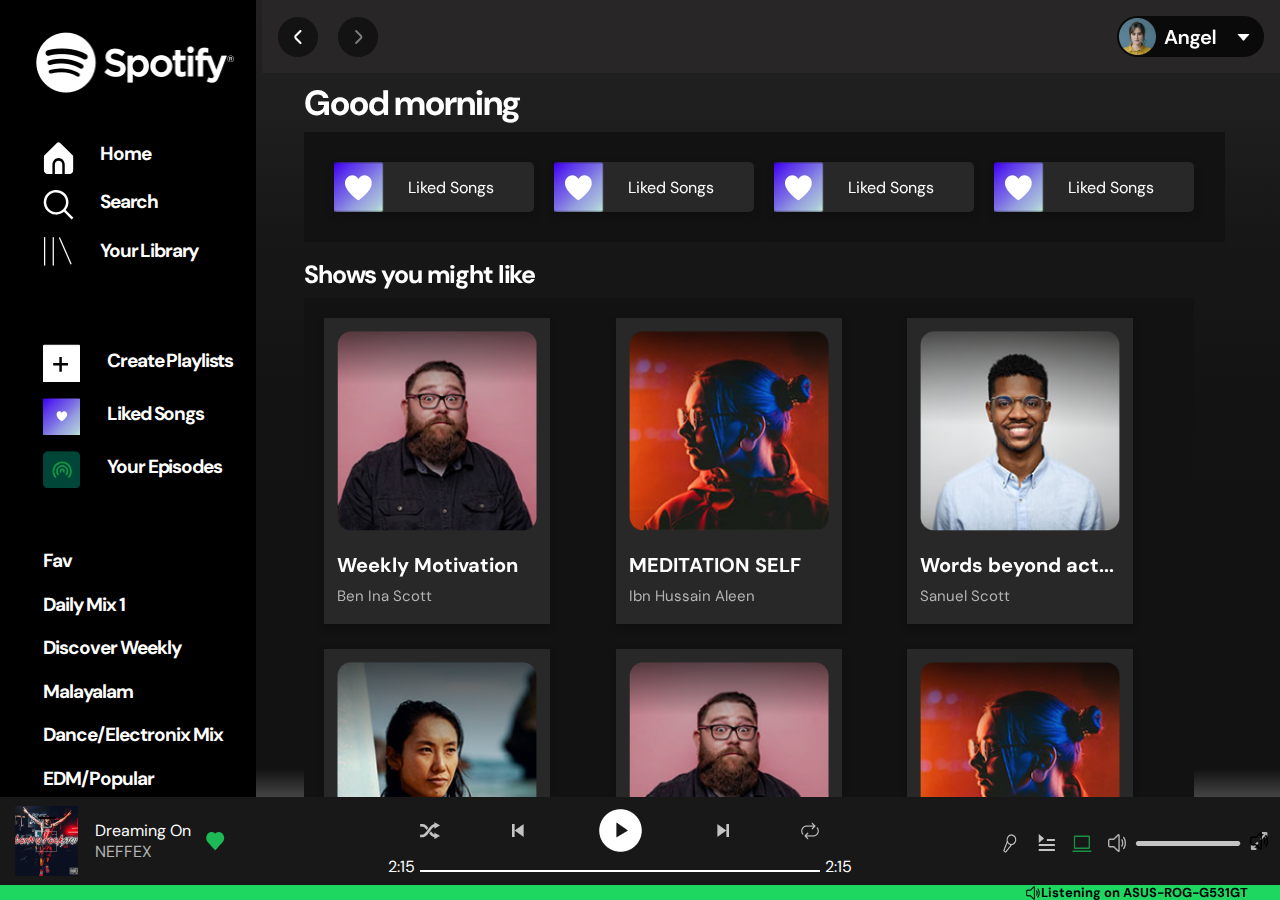
<file: index.html>
<!DOCTYPE html>
<html lang="en">

<head>
    <meta charset="UTF-8">
    <meta name="viewport" content="width=device-width, initial-scale=1.0">
    <link rel="stylesheet" href="./style.css">
    <link rel="shortcut icon" href="./assets/png-transparent-spotify-streaming-media-music-come-together-high-places-spotify-logo-hand-logo-symbol-thumbnail.png" type="image/x-icon">
    <title>Spotify</title>
</head>

<body>
    <div class="container">
        <header class="sidebar">
            <!-- Header content -->
            <div class="website-logo">
                <img src="./assets/Spotify logo.png" alt="logo-image">
            </div>
            <div class="section-a">
                <a style="text-decoration: none; color: white;" href="./index.html"><div class="hoverEffect section-a-element">
                    <span class="icon-a"><svg xmlns="http://www.w3.org/2000/svg" width="31" height="34"
                            viewBox="0 0 31 34" fill="none">
                            <g clip-path="url(#clip0_306_615)">
                                <path
                                    d="M15.5849 19.6659C14.6021 19.6659 13.6596 20.0888 12.9646 20.8417C12.2697 21.5946 11.8793 22.6157 11.8793 23.6804V33.0822H19.2906V23.6804C19.2906 22.6157 18.9002 21.5946 18.2052 20.8417C17.5103 20.0888 16.5677 19.6659 15.5849 19.6659Z"
                                    fill="white" />
                                <path
                                    d="M17.2376 2.04697C16.784 1.60463 16.1953 1.35986 15.5849 1.35986C14.9746 1.35986 14.3858 1.60463 13.9322 2.04697L0.762268 14.8879V28.8047C0.762268 29.9404 1.17871 31.0296 1.91999 31.8326C2.66126 32.6357 3.66665 33.0868 4.71497 33.0868H9.40881V23.6809C9.40881 21.9064 10.0595 20.2046 11.2177 18.9498C12.376 17.6951 13.9469 16.9902 15.5849 16.9902C17.2229 16.9902 18.7938 17.6951 19.9521 18.9498C21.1103 20.2046 21.761 21.9064 21.761 23.6809V33.0828H26.4548C27.5032 33.0828 28.5086 32.6317 29.2498 31.8286C29.9911 31.0256 30.4076 29.9364 30.4076 28.8007V14.8839L17.2376 2.04697Z"
                                    fill="white" />
                            </g>
                            <defs>
                                <clipPath id="clip0_306_615">
                                    <rect width="29.6453" height="32.1157" fill="white"
                                        transform="translate(0.762268 0.932129)" />
                                </clipPath>
                            </defs>
                        </svg></span>
                    <span class="content-a">Home</span>
                </div></a>
                <div class="section-a-element">
                    <span class="icon-a">
                        <svg xmlns="http://www.w3.org/2000/svg" width="31" height="31" viewBox="0 0 31 31" fill="none">
                            <path
                                d="M30.4073 28.8279L22.6723 21.0929C24.6816 18.6356 25.6695 15.5 25.4316 12.3347C25.1938 9.16938 23.7485 6.21658 21.3946 4.08705C19.0407 1.95752 15.9584 0.814177 12.7852 0.893518C9.61198 0.972858 6.59065 2.26881 4.34614 4.51332C2.10164 6.75782 0.805683 9.77916 0.726343 12.9524C0.647002 16.1256 1.79034 19.2079 3.91988 21.5618C6.04941 23.9157 9.0022 25.361 12.1675 25.5988C15.3328 25.8366 18.4684 24.8488 20.9257 22.8395L28.6607 30.5745L30.4073 28.8279ZM13.1142 23.1631C11.1598 23.1631 9.24925 22.5836 7.6242 21.4978C5.99915 20.4119 4.73258 18.8686 3.98465 17.063C3.23673 15.2573 3.04104 13.2704 3.42233 11.3536C3.80362 9.43668 4.74476 7.67592 6.12675 6.29393C7.50874 4.91194 9.2695 3.97079 11.1864 3.5895C13.1033 3.20821 15.0901 3.4039 16.8958 4.15183C18.7015 4.89976 20.2448 6.16633 21.3306 7.79137C22.4164 9.41642 22.996 11.327 22.996 13.2814C22.993 15.9013 21.951 18.413 20.0984 20.2656C18.2459 22.1181 15.7341 23.1602 13.1142 23.1631Z"
                                fill="white" />
                        </svg>
                    </span>
                    <span class="content-a">
                        Search
                    </span>
                </div>
                <div class="section-a-element">
                    <span class="icon-a">
                        <svg xmlns="http://www.w3.org/2000/svg" width="29" height="29" viewBox="0 0 29 29" fill="none">
                            <rect x="0.997498" y="0.15979" width="1.23522" height="28.4101" fill="white" />
                            <rect x="9.64404" y="0.15979" width="1.23522" height="28.4101" fill="white" />
                            <rect x="15.8201" y="0.655029" width="1.23522" height="29.3017"
                                transform="rotate(-23.634 15.8201 0.655029)" fill="white" />
                        </svg>
                    </span><span class="content-a">Your Library</span>
                </div>
            </div>
            <div>

            </div>
            <div class="section-b">
                <div class="section-a-element">
                    <span class="icon-b1 icon-a">
                        <svg xmlns="http://www.w3.org/2000/svg" width="31" height="31" viewBox="0 0 31 31" fill="none">
                            <path
                                d="M16.8201 14.0944V7.91833H14.3497V14.0944H8.17358V16.5649H14.3497V22.741H16.8201V16.5649H22.9962V14.0944H16.8201Z"
                                fill="black" />
                        </svg>
                    </span>

                    <span class="content-a" style="width: fit-content;">Create Playlists</span>
                </div>
                <a style="text-decoration: none; color: white;" href="./playerFile.html">
                <div class="section-a-element">
                    <span class="icon-b2 icon-a"><svg xmlns="http://www.w3.org/2000/svg" width="12" height="12"
                            viewBox="0 0 12 12" fill="none">
                            <g clip-path="url(#clip0_306_628)">
                                <path
                                    d="M8.23299 1.31335C7.72879 1.3212 7.23557 1.46195 6.80317 1.72139C6.37076 1.98084 6.01447 2.34979 5.77027 2.79099C5.52608 2.34979 5.16979 1.98084 4.73738 1.72139C4.30497 1.46195 3.81176 1.3212 3.30755 1.31335C2.50378 1.34828 1.7465 1.69989 1.20116 2.29138C0.655812 2.88287 0.366729 3.66616 0.397065 4.47011C0.397065 7.50374 5.3028 11.0075 5.51146 11.1562L5.77027 11.3393L6.02908 11.1562C6.23774 11.0084 11.1435 7.50374 11.1435 4.47011C11.1738 3.66616 10.8847 2.88287 10.3394 2.29138C9.79404 1.69989 9.03676 1.34828 8.23299 1.31335Z"
                                    fill="white" />
                            </g>
                            <defs>
                                <clipPath id="clip0_306_628">
                                    <path
                                        d="M0.396973 1.90271C0.396973 1.35042 0.844688 0.90271 1.39697 0.90271H10.1434C10.6957 0.90271 11.1434 1.35043 11.1434 1.90271V10.6491C11.1434 11.2014 10.6957 11.6491 10.1434 11.6491H1.39697C0.844687 11.6491 0.396973 11.2014 0.396973 10.6491V1.90271Z"
                                        fill="white" />
                                </clipPath>
                            </defs>
                        </svg></span><span class="content-a">Liked Songs</span>
                </div>
                </a>
                <div class="section-a-element">
                    <span class="icon-b3 icon-a">
                        <svg xmlns="http://www.w3.org/2000/svg" width="20" height="18" viewBox="0 0 20 18" fill="none">
                            <path
                                d="M4.63432 15.7873C3.53306 14.686 2.78309 13.2829 2.47926 11.7554C2.17543 10.2279 2.33137 8.64462 2.92738 7.20574C3.52339 5.76687 4.53269 4.53704 5.82764 3.67178C7.1226 2.80652 8.64506 2.34469 10.2025 2.34469C11.7599 2.34469 13.2824 2.80652 14.5773 3.67178C15.8723 4.53704 16.8816 5.76687 17.4776 7.20574C18.0736 8.64462 18.2296 10.2279 17.9257 11.7554C17.6219 13.2829 16.8719 14.686 15.7707 15.7873L17.0078 17.0245C17.9029 16.1318 18.6127 15.071 19.0965 13.9031C19.5803 12.7352 19.8285 11.4833 19.8269 10.2192C19.8269 4.90384 15.5178 0.594727 10.2025 0.594727C4.88718 0.594727 0.578064 4.90384 0.578064 10.2192C0.578064 12.8772 1.65512 15.2833 3.39715 17.0245L4.63432 15.7873Z"
                                fill="#159643" />
                            <path
                                d="M14.5335 14.5502C15.39 13.6936 15.9732 12.6023 16.2095 11.4142C16.4458 10.2262 16.3245 8.99476 15.8609 7.87566C15.3973 6.75657 14.6123 5.80007 13.6051 5.12711C12.5979 4.45416 11.4138 4.09497 10.2025 4.09497C8.9912 4.09497 7.8071 4.45416 6.79992 5.12711C5.79274 5.80007 5.00773 6.75657 4.54415 7.87566C4.08058 8.99476 3.95925 10.2262 4.19552 11.4142C4.43179 12.6023 5.01504 13.6936 5.87153 14.5502L7.10958 13.313C6.49775 12.7012 6.08109 11.9217 5.91228 11.073C5.74347 10.2244 5.8301 9.3448 6.16122 8.54542C6.49233 7.74604 7.05305 7.06279 7.77247 6.58208C8.49189 6.10138 9.33771 5.8448 10.203 5.8448C11.0682 5.8448 11.914 6.10138 12.6334 6.58208C13.3529 7.06279 13.9136 7.74604 14.2447 8.54542C14.5758 9.3448 14.6624 10.2244 14.4936 11.073C14.3248 11.9217 13.9082 12.7012 13.2963 13.313L14.5335 14.5502Z"
                                fill="#159643" />
                            <path
                                d="M12.0583 12.075C12.4253 11.7079 12.6752 11.2402 12.7765 10.731C12.8777 10.2218 12.8257 9.6941 12.627 9.21449C12.4284 8.73489 12.0919 8.32498 11.6603 8.03657C11.2286 7.74817 10.7212 7.59424 10.2021 7.59424C9.68293 7.59424 9.17546 7.74817 8.74382 8.03657C8.31217 8.32498 7.97574 8.73489 7.77706 9.21449C7.57838 9.6941 7.52637 10.2218 7.62761 10.731C7.72886 11.2402 7.97881 11.7079 8.34585 12.075L9.5839 10.8378C9.46151 10.7154 9.37816 10.5595 9.34437 10.3898C9.31059 10.2201 9.32791 10.0441 9.39412 9.88425C9.46034 9.72436 9.57248 9.5877 9.71637 9.49154C9.86026 9.39539 10.0294 9.34407 10.2025 9.34407C10.3756 9.34407 10.5447 9.39539 10.6886 9.49154C10.8325 9.5877 10.9446 9.72436 11.0109 9.88425C11.0771 10.0441 11.0944 10.2201 11.0606 10.3898C11.0268 10.5595 10.9435 10.7154 10.8211 10.8378L12.0583 12.075Z"
                                fill="#159643" />
                        </svg>
                    </span>
                    <span class="content-a">Your Episodes</span>
                </div>
            </div>
            <div class="extra-section">
                <div>Fav</div>
                <div>Daily Mix 1</div>
                <div>Discover Weekly</div>
                <div>Malayalam</div>
                <div>Dance/Electronix Mix</div>
                <div>EDM/Popular</div>
            </div>
            <div class="install-icon-section extra-section">
                <span>
                    <svg xmlns="http://www.w3.org/2000/svg" width="30" height="30" viewBox="0 0 30 30" fill="none">
                        <path
                            d="M21.0553 14.8841L14.8792 21.0602L8.70313 14.8841M14.8792 7.47273V19.8249V7.47273ZM14.8792 1.29663C22.3832 1.29663 28.4667 7.38009 28.4667 14.8841C28.4667 22.388 22.3832 28.4715 14.8792 28.4715C7.37527 28.4715 1.29181 22.388 1.29181 14.8841C1.29181 7.38009 7.37527 1.29663 14.8792 1.29663Z"
                            stroke="white" stroke-width="2" />
                    </svg>
                </span>
                <span>
                    Install App
                </span>
            </div>
        </header>
        <main class="main-content">
            <nav class="navbar">
                <img src="./assets/top arrow navigation.png" alt="">
                <img id="userpic" src="./assets/User.png" alt="">
            </nav>
            <p id="greeding-text">Good morning</p>
            <section id="featured">
                <!-- Featured Section content -->
                <a style="text-decoration: none; color: white;" href="./playerFile.html"><div class="playlist-card">
                    <div id="playlist-card-pic1">
                        <svg xmlns="http://www.w3.org/2000/svg" width="30" height="30"
                            viewBox="0 0 12 12" fill="none">
                            <g clip-path="url(#clip0_306_628)">
                                <path
                                    d="M8.23299 1.31335C7.72879 1.3212 7.23557 1.46195 6.80317 1.72139C6.37076 1.98084 6.01447 2.34979 5.77027 2.79099C5.52608 2.34979 5.16979 1.98084 4.73738 1.72139C4.30497 1.46195 3.81176 1.3212 3.30755 1.31335C2.50378 1.34828 1.7465 1.69989 1.20116 2.29138C0.655812 2.88287 0.366729 3.66616 0.397065 4.47011C0.397065 7.50374 5.3028 11.0075 5.51146 11.1562L5.77027 11.3393L6.02908 11.1562C6.23774 11.0084 11.1435 7.50374 11.1435 4.47011C11.1738 3.66616 10.8847 2.88287 10.3394 2.29138C9.79404 1.69989 9.03676 1.34828 8.23299 1.31335Z"
                                    fill="white" />
                            </g>
                            <defs>
                                <clipPath id="clip0_306_628">
                                    <path
                                        d="M0.396973 1.90271C0.396973 1.35042 0.844688 0.90271 1.39697 0.90271H10.1434C10.6957 0.90271 11.1434 1.35043 11.1434 1.90271V10.6491C11.1434 11.2014 10.6957 11.6491 10.1434 11.6491H1.39697C0.844687 11.6491 0.396973 11.2014 0.396973 10.6491V1.90271Z"
                                        fill="white" />
                                </clipPath>
                            </defs>
                        </svg>
                    </div>
                    <span>Liked Songs</span>
                </div></a>
                <div class="playlist-card">
                    <div id="playlist-card-pic1">
                        <svg xmlns="http://www.w3.org/2000/svg" width="30" height="30"
                            viewBox="0 0 12 12" fill="none">
                            <g clip-path="url(#clip0_306_628)">
                                <path
                                    d="M8.23299 1.31335C7.72879 1.3212 7.23557 1.46195 6.80317 1.72139C6.37076 1.98084 6.01447 2.34979 5.77027 2.79099C5.52608 2.34979 5.16979 1.98084 4.73738 1.72139C4.30497 1.46195 3.81176 1.3212 3.30755 1.31335C2.50378 1.34828 1.7465 1.69989 1.20116 2.29138C0.655812 2.88287 0.366729 3.66616 0.397065 4.47011C0.397065 7.50374 5.3028 11.0075 5.51146 11.1562L5.77027 11.3393L6.02908 11.1562C6.23774 11.0084 11.1435 7.50374 11.1435 4.47011C11.1738 3.66616 10.8847 2.88287 10.3394 2.29138C9.79404 1.69989 9.03676 1.34828 8.23299 1.31335Z"
                                    fill="white" />
                            </g>
                            <defs>
                                <clipPath id="clip0_306_628">
                                    <path
                                        d="M0.396973 1.90271C0.396973 1.35042 0.844688 0.90271 1.39697 0.90271H10.1434C10.6957 0.90271 11.1434 1.35043 11.1434 1.90271V10.6491C11.1434 11.2014 10.6957 11.6491 10.1434 11.6491H1.39697C0.844687 11.6491 0.396973 11.2014 0.396973 10.6491V1.90271Z"
                                        fill="white" />
                                </clipPath>
                            </defs>
                        </svg>
                    </div>
                    <span>Liked Songs</span>
                </div>
                <div class="playlist-card">
                    <div id="playlist-card-pic1">
                        <svg xmlns="http://www.w3.org/2000/svg" width="30" height="30"
                            viewBox="0 0 12 12" fill="none">
                            <g clip-path="url(#clip0_306_628)">
                                <path
                                    d="M8.23299 1.31335C7.72879 1.3212 7.23557 1.46195 6.80317 1.72139C6.37076 1.98084 6.01447 2.34979 5.77027 2.79099C5.52608 2.34979 5.16979 1.98084 4.73738 1.72139C4.30497 1.46195 3.81176 1.3212 3.30755 1.31335C2.50378 1.34828 1.7465 1.69989 1.20116 2.29138C0.655812 2.88287 0.366729 3.66616 0.397065 4.47011C0.397065 7.50374 5.3028 11.0075 5.51146 11.1562L5.77027 11.3393L6.02908 11.1562C6.23774 11.0084 11.1435 7.50374 11.1435 4.47011C11.1738 3.66616 10.8847 2.88287 10.3394 2.29138C9.79404 1.69989 9.03676 1.34828 8.23299 1.31335Z"
                                    fill="white" />
                            </g>
                            <defs>
                                <clipPath id="clip0_306_628">
                                    <path
                                        d="M0.396973 1.90271C0.396973 1.35042 0.844688 0.90271 1.39697 0.90271H10.1434C10.6957 0.90271 11.1434 1.35043 11.1434 1.90271V10.6491C11.1434 11.2014 10.6957 11.6491 10.1434 11.6491H1.39697C0.844687 11.6491 0.396973 11.2014 0.396973 10.6491V1.90271Z"
                                        fill="white" />
                                </clipPath>
                            </defs>
                        </svg>
                    </div>
                    <span>Liked Songs</span>
                </div>
                <div class="playlist-card">
                    <div id="playlist-card-pic1">
                        <svg xmlns="http://www.w3.org/2000/svg" width="30" height="30"
                            viewBox="0 0 12 12" fill="none">
                            <g clip-path="url(#clip0_306_628)">
                                <path
                                    d="M8.23299 1.31335C7.72879 1.3212 7.23557 1.46195 6.80317 1.72139C6.37076 1.98084 6.01447 2.34979 5.77027 2.79099C5.52608 2.34979 5.16979 1.98084 4.73738 1.72139C4.30497 1.46195 3.81176 1.3212 3.30755 1.31335C2.50378 1.34828 1.7465 1.69989 1.20116 2.29138C0.655812 2.88287 0.366729 3.66616 0.397065 4.47011C0.397065 7.50374 5.3028 11.0075 5.51146 11.1562L5.77027 11.3393L6.02908 11.1562C6.23774 11.0084 11.1435 7.50374 11.1435 4.47011C11.1738 3.66616 10.8847 2.88287 10.3394 2.29138C9.79404 1.69989 9.03676 1.34828 8.23299 1.31335Z"
                                    fill="white" />
                            </g>
                            <defs>
                                <clipPath id="clip0_306_628">
                                    <path
                                        d="M0.396973 1.90271C0.396973 1.35042 0.844688 0.90271 1.39697 0.90271H10.1434C10.6957 0.90271 11.1434 1.35043 11.1434 1.90271V10.6491C11.1434 11.2014 10.6957 11.6491 10.1434 11.6491H1.39697C0.844687 11.6491 0.396973 11.2014 0.396973 10.6491V1.90271Z"
                                        fill="white" />
                                </clipPath>
                            </defs>
                        </svg>
                    </div>
                    <span>Liked Songs</span>
                </div>
            </section>
            <p id="sectiondivider-text">Shows you might like</p>
            <section id="musicPlayer">
                <!-- Music Player content -->
            </section>
            <section id="playlistGrid">
                <!-- Playlist Grid content -->
                <div class="playlist-grid-card">
                    <img src="./assets/Rectangle 16.png" alt="">
                    <h3 class="title">Weekly Motivation</h3>
                    <p class="creator">Ben Ina Scott</p>
                </div>
                <div class="playlist-grid-card">
                    <img src="./assets/Rectangle 17.png" alt="">
                    <h3 class="title">MEDITATION SELF</h3>
                    <p class="creator">Ibn Hussain Aleen</p>
                </div>
                <div class="playlist-grid-card">
                    <img src="./assets/Rectangle 18.png" alt="">
                    <h3 class="title">Words beyond act...</h3>
                    <p class="creator">Sanuel Scott</p>
                </div>
                <div class="playlist-grid-card">
                    <img src="./assets/Rectangle 19.png" alt="">
                    <h3 class="title">The Alexa Show</h3>
                    <p class="creator">Adriana Tom</p>
                </div>
                <div class="playlist-grid-card">
                    <img src="./assets/Rectangle 16.png" alt="">
                    <h3 class="title">Weekly Motivation</h3>
                    <p class="creator">Ben Ina Scott</p>
                </div>
                <div class="playlist-grid-card">
                    <img src="./assets/Rectangle 17.png" alt="">
                    <h3 class="title">MEDITATION SELF</h3>
                    <p class="creator">Ibn Hussain Aleen</p>
                </div>
                <div class="playlist-grid-card">
                    <img src="./assets/Rectangle 18.png" alt="">
                    <h3 class="title">Words beyond act...</h3>
                    <p class="creator">Sanuel Scott</p>
                </div>
                <div class="playlist-grid-card">
                    <img src="./assets/Rectangle 19.png" alt="">
                    <h3 class="title">The Alexa Show</h3>
                    <p class="creator">Adriana Tom</p>
                </div>
                <div class="playlist-grid-card">
                    <img src="./assets/Rectangle 16.png" alt="">
                    <h3 class="title">Weekly Motivation</h3>
                    <p class="creator">Ben Ina Scott</p>
                </div>
                <div class="playlist-grid-card">
                    <img src="./assets/Rectangle 17.png" alt="">
                    <h3 class="title">MEDITATION SELF</h3>
                    <p class="creator">Ibn Hussain Aleen</p>
                </div>
                <div class="playlist-grid-card">
                    <img src="./assets/Rectangle 18.png" alt="">
                    <h3 class="title">Words beyond act...</h3>
                    <p class="creator">Sanuel Scott</p>
                </div>
                <div class="playlist-grid-card">
                    <img src="./assets/Rectangle 19.png" alt="">
                    <h3 class="title">The Alexa Show</h3>
                    <p class="creator">Adriana Tom</p>
                </div>
                <div class="playlist-grid-card">
                    <img src="./assets/Rectangle 16.png" alt="">
                    <h3 class="title">Weekly Motivation</h3>
                    <p class="creator">Ben Ina Scott</p>
                </div>
                <div class="playlist-grid-card">
                    <img src="./assets/Rectangle 17.png" alt="">
                    <h3 class="title">MEDITATION SELF</h3>
                    <p class="creator">Ibn Hussain Aleen</p>
                </div>
                <div class="playlist-grid-card">
                    <img src="./assets/Rectangle 18.png" alt="">
                    <h3 class="title">Words beyond act...</h3>
                    <p class="creator">Sanuel Scott</p>
                </div>
                <div class="playlist-grid-card">
                    <img src="./assets/Rectangle 19.png" alt="">
                    <h3 class="title">The Alexa Show</h3>
                    <p class="creator">Adriana Tom</p>
                </div>
                <div class="playlist-grid-card">
                    <img src="./assets/Rectangle 16.png" alt="">
                    <h3 class="title">Weekly Motivation</h3>
                    <p class="creator">Ben Ina Scott</p>
                </div>
            </section>
            <section id="playlistDetail">
                <!-- Playlist Detail Page content -->
            </section>
            <section id="browse">
                <!-- Browse Section content -->
            </section>
        </main>

        <section class="play-bar">
            <div class="player">
                <div id="div1">
                    <img src="./assets/Rectangle-pic-add.png" alt="pic">
                    <div>
                        <p>Dreaming On</p>
                        <p style="color: rgba(179, 179, 179, 1);">NEFFEX</p>
                    </div>
                    <img src="./assets/Vector-bottom-heart.png" alt="heart-pic">
                </div>
                <div id="div2">
                    <div id="player-icons">
                        <img src="./assets/raphael_shuffle.png" alt="">
                        <img src="./assets/bx_bx-skip-previous.png" alt="">
                        <img src="./assets/gridicons_play.png" alt="">
                        <img src="./assets/bx_bx-skip-previous (1).png" alt="">
                        <img src="./assets/fluent_arrow-repeat-all-20-regular.png" alt="">
                    </div>
                    <div>
                        <span>2:15</span><span id="music-timeline"></span><span>2:15</span>
                    </div>
                </div>
                <img style="margin-right: 10px;" src="./assets/Right options.png" alt="righit-option-image">
            </div>
            <div class="notification-bar">
                <img src="./assets/fluent_speaker-2-24-regular.png" alt="speaker-icon">
                <h4>Listening on ASUS-ROG-G531GT</h4>
            </div>
        </section>
    </div>
</body>

</html>
</file>
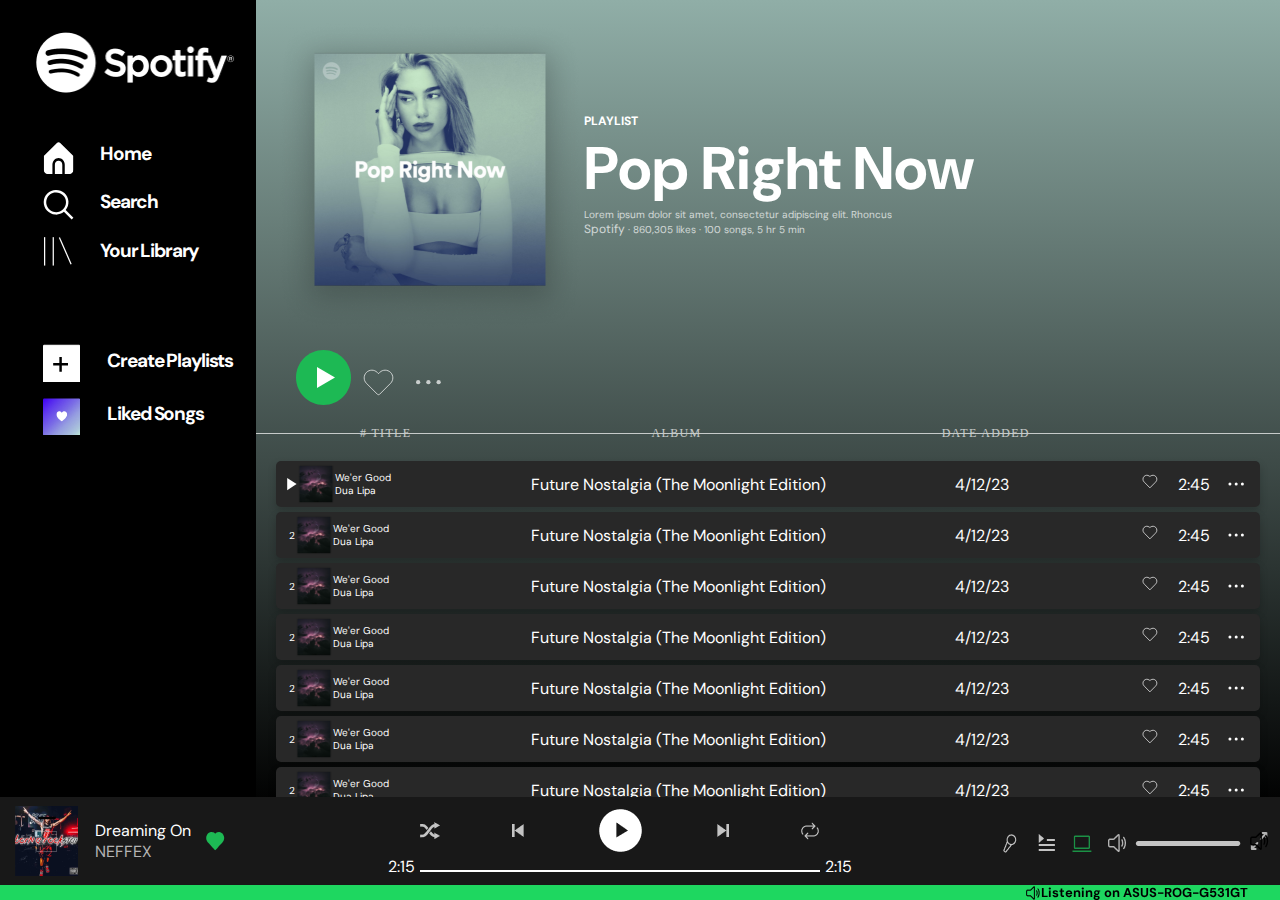
<file: playerFile.html>
<!DOCTYPE html>
<html lang="en">

<head>
    <meta charset="UTF-8">
    <meta name="viewport" content="width=device-width, initial-scale=1.0">
    <link rel="stylesheet" href="./style.css">
    <link rel="shortcut icon" href="./assets/png-transparent-spotify-streaming-media-music-come-together-high-places-spotify-logo-hand-logo-symbol-thumbnail.png" type="image/x-icon">
    
    <title>Spotify</title>
</head>

<body>
    <div class="container">
        <header class="sidebar">
            <!-- Header content -->
            <div class="website-logo">
                <img src="./assets/Spotify logo.png" alt="logo-image">
            </div>
            <div class="section-a">
                <a style="text-decoration: none; color: white;" href="./index.html"><div class="hoverEffect section-a-element">
                    <span class="icon-a"><svg xmlns="http://www.w3.org/2000/svg" width="31" height="34"
                            viewBox="0 0 31 34" fill="none">
                            <g clip-path="url(#clip0_306_615)">
                                <path
                                    d="M15.5849 19.6659C14.6021 19.6659 13.6596 20.0888 12.9646 20.8417C12.2697 21.5946 11.8793 22.6157 11.8793 23.6804V33.0822H19.2906V23.6804C19.2906 22.6157 18.9002 21.5946 18.2052 20.8417C17.5103 20.0888 16.5677 19.6659 15.5849 19.6659Z"
                                    fill="white" />
                                <path
                                    d="M17.2376 2.04697C16.784 1.60463 16.1953 1.35986 15.5849 1.35986C14.9746 1.35986 14.3858 1.60463 13.9322 2.04697L0.762268 14.8879V28.8047C0.762268 29.9404 1.17871 31.0296 1.91999 31.8326C2.66126 32.6357 3.66665 33.0868 4.71497 33.0868H9.40881V23.6809C9.40881 21.9064 10.0595 20.2046 11.2177 18.9498C12.376 17.6951 13.9469 16.9902 15.5849 16.9902C17.2229 16.9902 18.7938 17.6951 19.9521 18.9498C21.1103 20.2046 21.761 21.9064 21.761 23.6809V33.0828H26.4548C27.5032 33.0828 28.5086 32.6317 29.2498 31.8286C29.9911 31.0256 30.4076 29.9364 30.4076 28.8007V14.8839L17.2376 2.04697Z"
                                    fill="white" />
                            </g>
                            <defs>
                                <clipPath id="clip0_306_615">
                                    <rect width="29.6453" height="32.1157" fill="white"
                                        transform="translate(0.762268 0.932129)" />
                                </clipPath>
                            </defs>
                        </svg></span>
                    <span class="content-a">Home</span>
                </div></a>
                <div class="section-a-element">
                    <span class="icon-a">
                        <svg xmlns="http://www.w3.org/2000/svg" width="31" height="31" viewBox="0 0 31 31" fill="none">
                            <path
                                d="M30.4073 28.8279L22.6723 21.0929C24.6816 18.6356 25.6695 15.5 25.4316 12.3347C25.1938 9.16938 23.7485 6.21658 21.3946 4.08705C19.0407 1.95752 15.9584 0.814177 12.7852 0.893518C9.61198 0.972858 6.59065 2.26881 4.34614 4.51332C2.10164 6.75782 0.805683 9.77916 0.726343 12.9524C0.647002 16.1256 1.79034 19.2079 3.91988 21.5618C6.04941 23.9157 9.0022 25.361 12.1675 25.5988C15.3328 25.8366 18.4684 24.8488 20.9257 22.8395L28.6607 30.5745L30.4073 28.8279ZM13.1142 23.1631C11.1598 23.1631 9.24925 22.5836 7.6242 21.4978C5.99915 20.4119 4.73258 18.8686 3.98465 17.063C3.23673 15.2573 3.04104 13.2704 3.42233 11.3536C3.80362 9.43668 4.74476 7.67592 6.12675 6.29393C7.50874 4.91194 9.2695 3.97079 11.1864 3.5895C13.1033 3.20821 15.0901 3.4039 16.8958 4.15183C18.7015 4.89976 20.2448 6.16633 21.3306 7.79137C22.4164 9.41642 22.996 11.327 22.996 13.2814C22.993 15.9013 21.951 18.413 20.0984 20.2656C18.2459 22.1181 15.7341 23.1602 13.1142 23.1631Z"
                                fill="white" />
                        </svg>
                    </span>
                    <span class="content-a">
                        Search
                    </span>
                </div>
                <div class="section-a-element">
                    <span class="icon-a">
                        <svg xmlns="http://www.w3.org/2000/svg" width="29" height="29" viewBox="0 0 29 29" fill="none">
                            <rect x="0.997498" y="0.15979" width="1.23522" height="28.4101" fill="white" />
                            <rect x="9.64404" y="0.15979" width="1.23522" height="28.4101" fill="white" />
                            <rect x="15.8201" y="0.655029" width="1.23522" height="29.3017"
                                transform="rotate(-23.634 15.8201 0.655029)" fill="white" />
                        </svg>
                    </span><span class="content-a">Your Library</span>
                </div>
            </div>
            <div>

            </div>
            <div class="section-b">
                <div class="section-a-element">
                    <span class="icon-b1 icon-a">
                        <svg xmlns="http://www.w3.org/2000/svg" width="31" height="31" viewBox="0 0 31 31" fill="none">
                            <path
                                d="M16.8201 14.0944V7.91833H14.3497V14.0944H8.17358V16.5649H14.3497V22.741H16.8201V16.5649H22.9962V14.0944H16.8201Z"
                                fill="black" />
                        </svg>
                    </span>

                    <span class="content-a" style="width: fit-content;">Create Playlists</span>
                </div>
                <div class="section-a-element">
                    <span class="icon-b2 icon-a"><svg xmlns="http://www.w3.org/2000/svg" width="12" height="12"
                            viewBox="0 0 12 12" fill="none">
                            <g clip-path="url(#clip0_306_628)">
                                <path
                                    d="M8.23299 1.31335C7.72879 1.3212 7.23557 1.46195 6.80317 1.72139C6.37076 1.98084 6.01447 2.34979 5.77027 2.79099C5.52608 2.34979 5.16979 1.98084 4.73738 1.72139C4.30497 1.46195 3.81176 1.3212 3.30755 1.31335C2.50378 1.34828 1.7465 1.69989 1.20116 2.29138C0.655812 2.88287 0.366729 3.66616 0.397065 4.47011C0.397065 7.50374 5.3028 11.0075 5.51146 11.1562L5.77027 11.3393L6.02908 11.1562C6.23774 11.0084 11.1435 7.50374 11.1435 4.47011C11.1738 3.66616 10.8847 2.88287 10.3394 2.29138C9.79404 1.69989 9.03676 1.34828 8.23299 1.31335Z"
                                    fill="white" />
                            </g>
                            <defs>
                                <clipPath id="clip0_306_628">
                                    <path
                                        d="M0.396973 1.90271C0.396973 1.35042 0.844688 0.90271 1.39697 0.90271H10.1434C10.6957 0.90271 11.1434 1.35043 11.1434 1.90271V10.6491C11.1434 11.2014 10.6957 11.6491 10.1434 11.6491H1.39697C0.844687 11.6491 0.396973 11.2014 0.396973 10.6491V1.90271Z"
                                        fill="white" />
                                </clipPath>
                            </defs>
                        </svg></span><span class="content-a">Liked Songs</span>
                </div>
            </div>
        </header>
        <main class="main-content"
            style="background: linear-gradient(180deg, #90AEA7 0%, #000 100%) !important; background-size: cover;">
            <section id="playlistDetail">
                <!-- Playlist Detail Page content -->
                <img src="./assets/스크린샷 2021-03-16 오후 4.04 2.png" alt="">
                <div class="header">
                    <h4 style="font-size: 12px;">PLAYLIST</h4>
                    <h1 style="font-size: 60px;">Pop Right Now</h1>
                    <p style="opacity: 0.7; font-size: 10px;">Lorem ipsum dolor sit amet, consectetur adipiscing elit.
                        Rhoncus</p>
                    <p style="opacity: 0.7; font-size: 10px;"><span
                            style="opacity: 1; color: #ffffff;font-size: 12px;">Spotify</span> <span>&#183;</span>
                        860,305 likes <span>&#183;</span> 100 songs, 5 hr 5 min</p>
                </div>

            </section>
            <div class="middle-icons">
                <img src="./assets/thumb_play.svg" alt="">
                <svg xmlns="http://www.w3.org/2000/svg" width="46" height="46" viewBox="0 0 46 46" fill="none">
                    <path opacity="0.7"
                        d="M22.3027 13.4342C19.3015 10.433 14.4355 10.433 11.4342 13.4342V13.4342C8.433 16.4355 8.433 21.3015 11.4342 24.3027L22.3735 35.242C22.9957 35.8641 24.0043 35.8641 24.6265 35.242L35.5658 24.3027C38.567 21.3015 38.567 16.4355 35.5658 13.4342V13.4342C32.5645 10.433 27.6985 10.433 24.6973 13.4342L23.5 14.6315L22.3027 13.4342Z"
                        stroke="white" stroke-linejoin="round" />
                </svg>
                <svg xmlns="http://www.w3.org/2000/svg" width="46" height="46" viewBox="0 0 46 46" fill="none">
                    <g opacity="0.7">
                        <circle cx="13.125" cy="23.125" r="2.125" fill="white" />
                        <circle cx="23.375" cy="23.125" r="2.125" fill="white" />
                        <circle cx="33.625" cy="23.125" r="2.125" fill="white" />
                    </g>
                </svg>
            </div>
            <div class="middle-line-section">
                <p># TITLE</p>
                <p>ALBUM</p>
                <p>DATE ADDED</p>
                <p></p>
                <div class="line"></div>
            </div>
            <section id="browseSection">
                <!-- Browse Section content -->
                <div class="genreGrid">
                    <div class="genreCard">
                        <div class="playlist-card-title">
                            <svg xmlns="http://www.w3.org/2000/svg" width="10" height="14" viewBox="0 0 10 14"
                                fill="none">
                                <path d="M9.60205 7.04145L0.19764 13.1395L0.19764 0.943375L9.60205 7.04145Z"
                                    fill="white" />
                            </svg>
                            <img src="./assets/Rectangle 90.png" alt="">
                            <div style=>
                                <p>We'er Good</p>
                                <p>Dua Lipa</p>
                            </div>
                        </div style="font-size:10px;">
                        <p>Future Nostalgia (The Moonlight Edition)</p>
                        <p>4/12/23</p>
                        <div class="last-part">
                            <span><svg xmlns="http://www.w3.org/2000/svg" width="22" height="24" viewBox="0 0 22 24"
                                    fill="none">
                                    <path opacity="0.7"
                                        d="M11.226 6.04065C9.65803 4.87082 7.46757 5.03618 6.09298 6.42813V6.42813C4.58531 7.95484 4.58531 10.41 6.09298 11.9367L6.79076 12.6433L6.78486 12.6493L11.9026 17.8317V17.8317C11.9059 17.8284 11.9112 17.8284 11.9144 17.8317V17.8317L17.0322 12.6493L17.0263 12.6433L17.724 11.9367C19.2317 10.41 19.2317 7.95484 17.7241 6.42813V6.42813C16.3495 5.03618 14.159 4.87082 12.591 6.04065L11.9085 6.54984L11.226 6.04065Z"
                                        stroke="white" stroke-linejoin="round" />
                                </svg></span>
                            <span>2:45</span>
                            <svg xmlns="http://www.w3.org/2000/svg" width="16" height="4" viewBox="0 0 16 4"
                                fill="none">
                                <circle cx="1.9541" cy="2" r="1.5" fill="white" />
                                <circle cx="8.16504" cy="2" r="1.5" fill="white" />
                                <circle cx="14.376" cy="2" r="1.5" fill="white" />
                            </svg>
                        </div>
                    </div>
                    <div class="genreCard">
                        <div class="playlist-card-title">
                            <p>2</p>
                            <img src="./assets/Rectangle 90.png" alt="">
                            <div style=>
                                <p>We'er Good</p>
                                <p>Dua Lipa</p>
                            </div>
                        </div style="font-size:10px;">
                        <p>Future Nostalgia (The Moonlight Edition)</p>
                        <p>4/12/23</p>
                        <div class="last-part">
                            <span><svg xmlns="http://www.w3.org/2000/svg" width="22" height="24" viewBox="0 0 22 24"
                                    fill="none">
                                    <path opacity="0.7"
                                        d="M11.226 6.04065C9.65803 4.87082 7.46757 5.03618 6.09298 6.42813V6.42813C4.58531 7.95484 4.58531 10.41 6.09298 11.9367L6.79076 12.6433L6.78486 12.6493L11.9026 17.8317V17.8317C11.9059 17.8284 11.9112 17.8284 11.9144 17.8317V17.8317L17.0322 12.6493L17.0263 12.6433L17.724 11.9367C19.2317 10.41 19.2317 7.95484 17.7241 6.42813V6.42813C16.3495 5.03618 14.159 4.87082 12.591 6.04065L11.9085 6.54984L11.226 6.04065Z"
                                        stroke="white" stroke-linejoin="round" />
                                </svg></span>
                            <span>2:45</span>
                            <svg xmlns="http://www.w3.org/2000/svg" width="16" height="4" viewBox="0 0 16 4"
                                fill="none">
                                <circle cx="1.9541" cy="2" r="1.5" fill="white" />
                                <circle cx="8.16504" cy="2" r="1.5" fill="white" />
                                <circle cx="14.376" cy="2" r="1.5" fill="white" />
                            </svg>
                        </div>
                    </div>
                    <div class="genreCard">
                        <div class="playlist-card-title">
                            <p>2</p>
                            <img src="./assets/Rectangle 90.png" alt="">
                            <div style=>
                                <p>We'er Good</p>
                                <p>Dua Lipa</p>
                            </div>
                        </div style="font-size:10px;">
                        <p>Future Nostalgia (The Moonlight Edition)</p>
                        <p>4/12/23</p>
                        <div class="last-part">
                            <span><svg xmlns="http://www.w3.org/2000/svg" width="22" height="24" viewBox="0 0 22 24"
                                    fill="none">
                                    <path opacity="0.7"
                                        d="M11.226 6.04065C9.65803 4.87082 7.46757 5.03618 6.09298 6.42813V6.42813C4.58531 7.95484 4.58531 10.41 6.09298 11.9367L6.79076 12.6433L6.78486 12.6493L11.9026 17.8317V17.8317C11.9059 17.8284 11.9112 17.8284 11.9144 17.8317V17.8317L17.0322 12.6493L17.0263 12.6433L17.724 11.9367C19.2317 10.41 19.2317 7.95484 17.7241 6.42813V6.42813C16.3495 5.03618 14.159 4.87082 12.591 6.04065L11.9085 6.54984L11.226 6.04065Z"
                                        stroke="white" stroke-linejoin="round" />
                                </svg></span>
                            <span>2:45</span>
                            <svg xmlns="http://www.w3.org/2000/svg" width="16" height="4" viewBox="0 0 16 4"
                                fill="none">
                                <circle cx="1.9541" cy="2" r="1.5" fill="white" />
                                <circle cx="8.16504" cy="2" r="1.5" fill="white" />
                                <circle cx="14.376" cy="2" r="1.5" fill="white" />
                            </svg>
                        </div>
                    </div>
                    <div class="genreCard">
                        <div class="playlist-card-title">
                            <p>2</p>
                            <img src="./assets/Rectangle 90.png" alt="">
                            <div style=>
                                <p>We'er Good</p>
                                <p>Dua Lipa</p>
                            </div>
                        </div style="font-size:10px;">
                        <p>Future Nostalgia (The Moonlight Edition)</p>
                        <p>4/12/23</p>
                        <div class="last-part">
                            <span><svg xmlns="http://www.w3.org/2000/svg" width="22" height="24" viewBox="0 0 22 24"
                                    fill="none">
                                    <path opacity="0.7"
                                        d="M11.226 6.04065C9.65803 4.87082 7.46757 5.03618 6.09298 6.42813V6.42813C4.58531 7.95484 4.58531 10.41 6.09298 11.9367L6.79076 12.6433L6.78486 12.6493L11.9026 17.8317V17.8317C11.9059 17.8284 11.9112 17.8284 11.9144 17.8317V17.8317L17.0322 12.6493L17.0263 12.6433L17.724 11.9367C19.2317 10.41 19.2317 7.95484 17.7241 6.42813V6.42813C16.3495 5.03618 14.159 4.87082 12.591 6.04065L11.9085 6.54984L11.226 6.04065Z"
                                        stroke="white" stroke-linejoin="round" />
                                </svg></span>
                            <span>2:45</span>
                            <svg xmlns="http://www.w3.org/2000/svg" width="16" height="4" viewBox="0 0 16 4"
                                fill="none">
                                <circle cx="1.9541" cy="2" r="1.5" fill="white" />
                                <circle cx="8.16504" cy="2" r="1.5" fill="white" />
                                <circle cx="14.376" cy="2" r="1.5" fill="white" />
                            </svg>
                        </div>
                    </div>
                    <div class="genreCard">
                        <div class="playlist-card-title">
                            <p>2</p>
                            <img src="./assets/Rectangle 90.png" alt="">
                            <div style=>
                                <p>We'er Good</p>
                                <p>Dua Lipa</p>
                            </div>
                        </div style="font-size:10px;">
                        <p>Future Nostalgia (The Moonlight Edition)</p>
                        <p>4/12/23</p>
                        <div class="last-part">
                            <span><svg xmlns="http://www.w3.org/2000/svg" width="22" height="24" viewBox="0 0 22 24"
                                    fill="none">
                                    <path opacity="0.7"
                                        d="M11.226 6.04065C9.65803 4.87082 7.46757 5.03618 6.09298 6.42813V6.42813C4.58531 7.95484 4.58531 10.41 6.09298 11.9367L6.79076 12.6433L6.78486 12.6493L11.9026 17.8317V17.8317C11.9059 17.8284 11.9112 17.8284 11.9144 17.8317V17.8317L17.0322 12.6493L17.0263 12.6433L17.724 11.9367C19.2317 10.41 19.2317 7.95484 17.7241 6.42813V6.42813C16.3495 5.03618 14.159 4.87082 12.591 6.04065L11.9085 6.54984L11.226 6.04065Z"
                                        stroke="white" stroke-linejoin="round" />
                                </svg></span>
                            <span>2:45</span>
                            <svg xmlns="http://www.w3.org/2000/svg" width="16" height="4" viewBox="0 0 16 4"
                                fill="none">
                                <circle cx="1.9541" cy="2" r="1.5" fill="white" />
                                <circle cx="8.16504" cy="2" r="1.5" fill="white" />
                                <circle cx="14.376" cy="2" r="1.5" fill="white" />
                            </svg>
                        </div>
                    </div>
                    <div class="genreCard">
                        <div class="playlist-card-title">
                            <p>2</p>
                            <img src="./assets/Rectangle 90.png" alt="">
                            <div style=>
                                <p>We'er Good</p>
                                <p>Dua Lipa</p>
                            </div>
                        </div style="font-size:10px;">
                        <p>Future Nostalgia (The Moonlight Edition)</p>
                        <p>4/12/23</p>
                        <div class="last-part">
                            <span><svg xmlns="http://www.w3.org/2000/svg" width="22" height="24" viewBox="0 0 22 24"
                                    fill="none">
                                    <path opacity="0.7"
                                        d="M11.226 6.04065C9.65803 4.87082 7.46757 5.03618 6.09298 6.42813V6.42813C4.58531 7.95484 4.58531 10.41 6.09298 11.9367L6.79076 12.6433L6.78486 12.6493L11.9026 17.8317V17.8317C11.9059 17.8284 11.9112 17.8284 11.9144 17.8317V17.8317L17.0322 12.6493L17.0263 12.6433L17.724 11.9367C19.2317 10.41 19.2317 7.95484 17.7241 6.42813V6.42813C16.3495 5.03618 14.159 4.87082 12.591 6.04065L11.9085 6.54984L11.226 6.04065Z"
                                        stroke="white" stroke-linejoin="round" />
                                </svg></span>
                            <span>2:45</span>
                            <svg xmlns="http://www.w3.org/2000/svg" width="16" height="4" viewBox="0 0 16 4"
                                fill="none">
                                <circle cx="1.9541" cy="2" r="1.5" fill="white" />
                                <circle cx="8.16504" cy="2" r="1.5" fill="white" />
                                <circle cx="14.376" cy="2" r="1.5" fill="white" />
                            </svg>
                        </div>
                    </div>
                    <div class="genreCard">
                        <div class="playlist-card-title">
                            <p>2</p>
                            <img src="./assets/Rectangle 90.png" alt="">
                            <div style=>
                                <p>We'er Good</p>
                                <p>Dua Lipa</p>
                            </div>
                        </div style="font-size:10px;">
                        <p>Future Nostalgia (The Moonlight Edition)</p>
                        <p>4/12/23</p>
                        <div class="last-part">
                            <span><svg xmlns="http://www.w3.org/2000/svg" width="22" height="24" viewBox="0 0 22 24"
                                    fill="none">
                                    <path opacity="0.7"
                                        d="M11.226 6.04065C9.65803 4.87082 7.46757 5.03618 6.09298 6.42813V6.42813C4.58531 7.95484 4.58531 10.41 6.09298 11.9367L6.79076 12.6433L6.78486 12.6493L11.9026 17.8317V17.8317C11.9059 17.8284 11.9112 17.8284 11.9144 17.8317V17.8317L17.0322 12.6493L17.0263 12.6433L17.724 11.9367C19.2317 10.41 19.2317 7.95484 17.7241 6.42813V6.42813C16.3495 5.03618 14.159 4.87082 12.591 6.04065L11.9085 6.54984L11.226 6.04065Z"
                                        stroke="white" stroke-linejoin="round" />
                                </svg></span>
                            <span>2:45</span>
                            <svg xmlns="http://www.w3.org/2000/svg" width="16" height="4" viewBox="0 0 16 4"
                                fill="none">
                                <circle cx="1.9541" cy="2" r="1.5" fill="white" />
                                <circle cx="8.16504" cy="2" r="1.5" fill="white" />
                                <circle cx="14.376" cy="2" r="1.5" fill="white" />
                            </svg>
                        </div>
                    </div>
                    <div class="genreCard">
                        <div class="playlist-card-title">
                            <p>2</p>
                            <img src="./assets/Rectangle 90.png" alt="">
                            <div style=>
                                <p>We'er Good</p>
                                <p>Dua Lipa</p>
                            </div>
                        </div style="font-size:10px;">
                        <p>Future Nostalgia (The Moonlight Edition)</p>
                        <p>4/12/23</p>
                        <div class="last-part">
                            <span><svg xmlns="http://www.w3.org/2000/svg" width="22" height="24" viewBox="0 0 22 24"
                                    fill="none">
                                    <path opacity="0.7"
                                        d="M11.226 6.04065C9.65803 4.87082 7.46757 5.03618 6.09298 6.42813V6.42813C4.58531 7.95484 4.58531 10.41 6.09298 11.9367L6.79076 12.6433L6.78486 12.6493L11.9026 17.8317V17.8317C11.9059 17.8284 11.9112 17.8284 11.9144 17.8317V17.8317L17.0322 12.6493L17.0263 12.6433L17.724 11.9367C19.2317 10.41 19.2317 7.95484 17.7241 6.42813V6.42813C16.3495 5.03618 14.159 4.87082 12.591 6.04065L11.9085 6.54984L11.226 6.04065Z"
                                        stroke="white" stroke-linejoin="round" />
                                </svg></span>
                            <span>2:45</span>
                            <svg xmlns="http://www.w3.org/2000/svg" width="16" height="4" viewBox="0 0 16 4"
                                fill="none">
                                <circle cx="1.9541" cy="2" r="1.5" fill="white" />
                                <circle cx="8.16504" cy="2" r="1.5" fill="white" />
                                <circle cx="14.376" cy="2" r="1.5" fill="white" />
                            </svg>
                        </div>
                    </div>
                    <div class="genreCard">
                        <div class="playlist-card-title">
                            <p>2</p>
                            <img src="./assets/Rectangle 90.png" alt="">
                            <div style=>
                                <p>We'er Good</p>
                                <p>Dua Lipa</p>
                            </div>
                        </div style="font-size:10px;">
                        <p>Future Nostalgia (The Moonlight Edition)</p>
                        <p>4/12/23</p>
                        <div class="last-part">
                            <span><svg xmlns="http://www.w3.org/2000/svg" width="22" height="24" viewBox="0 0 22 24"
                                    fill="none">
                                    <path opacity="0.7"
                                        d="M11.226 6.04065C9.65803 4.87082 7.46757 5.03618 6.09298 6.42813V6.42813C4.58531 7.95484 4.58531 10.41 6.09298 11.9367L6.79076 12.6433L6.78486 12.6493L11.9026 17.8317V17.8317C11.9059 17.8284 11.9112 17.8284 11.9144 17.8317V17.8317L17.0322 12.6493L17.0263 12.6433L17.724 11.9367C19.2317 10.41 19.2317 7.95484 17.7241 6.42813V6.42813C16.3495 5.03618 14.159 4.87082 12.591 6.04065L11.9085 6.54984L11.226 6.04065Z"
                                        stroke="white" stroke-linejoin="round" />
                                </svg></span>
                            <span>2:45</span>
                            <svg xmlns="http://www.w3.org/2000/svg" width="16" height="4" viewBox="0 0 16 4"
                                fill="none">
                                <circle cx="1.9541" cy="2" r="1.5" fill="white" />
                                <circle cx="8.16504" cy="2" r="1.5" fill="white" />
                                <circle cx="14.376" cy="2" r="1.5" fill="white" />
                            </svg>
                        </div>
                    </div>
                    <div class="genreCard">
                        <div class="playlist-card-title">
                            <p>2</p>
                            <img src="./assets/Rectangle 90.png" alt="">
                            <div style=>
                                <p>We'er Good</p>
                                <p>Dua Lipa</p>
                            </div>
                        </div style="font-size:10px;">
                        <p>Future Nostalgia (The Moonlight Edition)</p>
                        <p>4/12/23</p>
                        <div class="last-part">
                            <span><svg xmlns="http://www.w3.org/2000/svg" width="22" height="24" viewBox="0 0 22 24"
                                    fill="none">
                                    <path opacity="0.7"
                                        d="M11.226 6.04065C9.65803 4.87082 7.46757 5.03618 6.09298 6.42813V6.42813C4.58531 7.95484 4.58531 10.41 6.09298 11.9367L6.79076 12.6433L6.78486 12.6493L11.9026 17.8317V17.8317C11.9059 17.8284 11.9112 17.8284 11.9144 17.8317V17.8317L17.0322 12.6493L17.0263 12.6433L17.724 11.9367C19.2317 10.41 19.2317 7.95484 17.7241 6.42813V6.42813C16.3495 5.03618 14.159 4.87082 12.591 6.04065L11.9085 6.54984L11.226 6.04065Z"
                                        stroke="white" stroke-linejoin="round" />
                                </svg></span>
                            <span>2:45</span>
                            <svg xmlns="http://www.w3.org/2000/svg" width="16" height="4" viewBox="0 0 16 4"
                                fill="none">
                                <circle cx="1.9541" cy="2" r="1.5" fill="white" />
                                <circle cx="8.16504" cy="2" r="1.5" fill="white" />
                                <circle cx="14.376" cy="2" r="1.5" fill="white" />
                            </svg>
                        </div>
                    </div>
                    <div class="genreCard">
                        <div class="playlist-card-title">
                            <p>2</p>
                            <img src="./assets/Rectangle 90.png" alt="">
                            <div style=>
                                <p>We'er Good</p>
                                <p>Dua Lipa</p>
                            </div>
                        </div style="font-size:10px;">
                        <p>Future Nostalgia (The Moonlight Edition)</p>
                        <p>4/12/23</p>
                        <div class="last-part">
                            <span><svg xmlns="http://www.w3.org/2000/svg" width="22" height="24" viewBox="0 0 22 24"
                                    fill="none">
                                    <path opacity="0.7"
                                        d="M11.226 6.04065C9.65803 4.87082 7.46757 5.03618 6.09298 6.42813V6.42813C4.58531 7.95484 4.58531 10.41 6.09298 11.9367L6.79076 12.6433L6.78486 12.6493L11.9026 17.8317V17.8317C11.9059 17.8284 11.9112 17.8284 11.9144 17.8317V17.8317L17.0322 12.6493L17.0263 12.6433L17.724 11.9367C19.2317 10.41 19.2317 7.95484 17.7241 6.42813V6.42813C16.3495 5.03618 14.159 4.87082 12.591 6.04065L11.9085 6.54984L11.226 6.04065Z"
                                        stroke="white" stroke-linejoin="round" />
                                </svg></span>
                            <span>2:45</span>
                            <svg xmlns="http://www.w3.org/2000/svg" width="16" height="4" viewBox="0 0 16 4"
                                fill="none">
                                <circle cx="1.9541" cy="2" r="1.5" fill="white" />
                                <circle cx="8.16504" cy="2" r="1.5" fill="white" />
                                <circle cx="14.376" cy="2" r="1.5" fill="white" />
                            </svg>
                        </div>
                    </div>
                </div>
            </section>
        </main>

        <section class="play-bar">
            <div class="player">
                <div id="div1">
                    <img src="./assets/Rectangle-pic-add.png" alt="pic">
                    <div>
                        <p>Dreaming On</p>
                        <p style="color: rgba(179, 179, 179, 1);">NEFFEX</p>
                    </div>
                    <img src="./assets/Vector-bottom-heart.png" alt="heart-pic">
                </div>
                <div id="div2">
                    <div id="player-icons">
                        <img src="./assets/raphael_shuffle.png" alt="">
                        <img src="./assets/bx_bx-skip-previous.png" alt="">
                        <img src="./assets/gridicons_play.png" alt="">
                        <img src="./assets/bx_bx-skip-previous (1).png" alt="">
                        <img src="./assets/fluent_arrow-repeat-all-20-regular.png" alt="">
                    </div>
                    <div>
                        <span>2:15</span><span id="music-timeline"></span><span>2:15</span>
                    </div>
                </div>
                <img style="margin-right: 10px;" src="./assets/Right options.png" alt="righit-option-image">
            </div>
            <div class="notification-bar">
                <img src="./assets/fluent_speaker-2-24-regular.png" alt="speaker-icon">
                <h4>Listening on ASUS-ROG-G531GT</h4>
            </div>
        </section>
    </div>
</body>

</html>
</file>
<file: style.css>
@import url('https://fonts.googleapis.com/css2?family=Actor&family=DM+Sans:opsz,wght@9..40,700&display=swap');
*{
    margin: 0;
    padding: 0;
}

body{
    font-family: 'DM Sans', sans-serif;
    color: #FFF;
}


.container{
    width: 100vw;
    height: 100vh;
    background: linear-gradient(180deg, #222 0%, #1F1F1F 11.64%, #171717 25.66%, #161616 32.94%, #151515 35.98%, #131313 44.89%, #121212 55.22%, #121212 75.34%, #121212 85.45%, rgba(18, 18, 18, 0.00) 100%);
    display: flex;
    overflow: hidden;
}

/* Sidebaar related css */
.sidebar{
    width: 20vw;
    height: 90vh;
    background-color: black;
    text-align: justify;
    margin-right: 1rem;
    overflow-y: auto;
    position: fixed;
}
.website-logo img{
    margin-top: 2rem;
    margin-left: 2.1rem;
    width: 12.661rem;
    height: 3.78288rem;
}
.section-a{
    width: 13.12419rem;
    height: 10.03619rem;
    margin-left: 2.7rem;
    margin-top: 2.7rem;
    margin-right: 0.7rem;
}
.section-a-element{
    display: flex;
    align-items: center;
    margin-bottom: 1rem;
}
.section-b{
    width: 13.12419rem;
    height: 10.03619rem;
    margin-left: 2.7rem;
    margin-top: 2.7rem;
    margin-right: 0.7rem;
    font-size: 1.1875rem;
    font-style: normal;
    font-weight: 700;
    line-height: normal;
    letter-spacing: -0.06231rem;
}
.content-a{
    font-size: 1.1875rem;
    font-style: normal;
    font-weight: 700;
    line-height: normal;
    letter-spacing: -0.07125rem;
    width: 7.64294rem;
    height: 1.93006rem;
    display: inline-block;
}
.icon-a{
    display: inline-block;
    width: 1.85281rem;
    height: 2.00725rem;
    margin-right: 1.7rem;
}
.icon-b1{
    background-image: url('./assets/Rectangle\ 9.png');
    width: 2.31606rem;
    height: 2.31606rem;
    position: relative;
}
.icon-b2{
    background-image: url('./assets/Rectangle\ 2.png');
    width: 2.31606rem;
    height: 2.31606rem;
    position: relative;
}
.icon-b3{
    background-image: url('./assets/Rectangle\ 10.png');
    width: 2.31606rem;
    height: 2.31606rem;
    position: relative;
}
span.icon-b2 svg{
    position: absolute;
    top: 34%;
    left: 35%;
}
span.icon-b1 svg{
    position: absolute;
    top: 11%;
    left: 5%;
}
span.icon-b3 svg{
    position: absolute;
    top: 29%;
    left: 24%;
}

.extra-section{
    display: flex;
    flex-direction: column;
    width: 13.35581rem;
    height: 17.37031rem;
    margin-left: 2.7rem;
    margin-top: 2.7rem;
    gap: 1.16rem;
    color: #FFF;
    font-family: DM Sans;
    font-size: 1.1875rem;
    font-style: normal;
    font-weight: 700;
    line-height: normal;
    letter-spacing: -0.06231rem;
}
.sidebar .hoverEffect:hover{
    background-color: rgba(40, 40, 40, 1);
}
.install-icon-section{
    margin-bottom: 5rem;
    flex-direction: row;
    height: fit-content;
}


.main-content{
    width: 80vw;
    position: fixed;
    right: 0;
    height: 90vh;
    flex-shrink: 0;
    /* background-color: red; */
    overflow-y: auto;
}

.navbar{
    display: flex;
    align-items: center;
    justify-content: space-between;
    background-color: #282626;
    padding: 16px;
    position: fixed;
    top: 0;
    z-index: 1000;
    width: 77.6vw;
    right: 0;
}

/* feactured section */
#greeding-text{
    margin-top: 5rem;
    margin-left: 3rem;
    font-size: 35px;
    font-style: normal;
    font-weight: 700;
    line-height: normal;
    letter-spacing: -1.14px;
}
#featured {
    width: 86%;
    display: flex;
    flex-wrap: wrap;
    padding: 20px;
    background-color: #121212;
    color: white;
    margin-top: 0.4rem;
    margin-left: 3rem;
}
#featured .playlist-card {
    width: 200px;
    height: 50px;
    margin: 10px;
    background-color: #282828;
    border-radius: 5px;
    display: flex;
    box-shadow: 0 4px 8px 0 rgba(0, 0, 0, 0.2);
    align-items: center;
    gap: 1.5rem;
}
#playlist-card-pic1{
    width: 50px;
    height: 50px;
    background-image: url('./assets/Rectangle\ 2.png');
    background-repeat: no-repeat;
    background-size: 50px 50px;
    position: relative;
}
#playlist-card-pic1 svg{
    position: absolute;
    top:20%;
    left:20%;
}

#sectiondivider-text{
    margin-top: 1rem;
    margin-left: 3rem;
    font-size: 25px;
    font-style: normal;
    font-weight: 700;
    line-height: normal;
    letter-spacing: -1.14px;
}


/* Playlist grid */
#playlistGrid {
    display: grid;
    grid-template-columns: repeat(auto-fill, minmax(200px, 1fr));
    gap: 25px;
    padding: 20px;
    background-color: #121212;
    color: white;
    margin-top: 0.4rem;
    margin-left: 3rem;
    width: 83%;
    padding-bottom: 5rem;
    margin-bottom: 5rem;
}

#playlistGrid .playlist-grid-card {
    padding: 13px;
    width: 200px;
    height: 280px;
    background-color: #282828;
    /* border-radius: 14px; */
    overflow: hidden;
    box-shadow: 0 4px 8px 0 rgba(0, 0, 0, 0.2);
}

#playlistGrid .playlist-grid-card img {
    width: 100%;
    height: auto;
}

#playlistGrid .playlist-grid-card .title {
    /* Add some styling for the title here */
    margin-top: 1rem;
    font-size: 20px;
    margin-bottom: 0.5rem;
}

#playlistGrid .playlist-grid-card .creator {
    color: rgba(179, 179, 179, 1);
    font-size: 15px;
}

/* Playlist details section */
#playlistDetail {
    padding: 20px;
    /* background-color: #121212; */
    color: white;
    display: flex;
    flex-wrap: wrap;
}

#playlistDetail .header {
    display: flex;
    align-items: start;
    flex-direction: column;
    justify-content: center;
    gap: 0px;
}

#playlistDetail .header img {
    width: 200px;
    height: 200px;
    object-fit: cover;
}

#playlistDetail .header .info {
    /* Add some styling for the playlist title, description, and other info here */
}

#playlistDetail .tracklist {
    margin-top: 40px;
    /* Add some styling for the tracklist here */
}
/* Middle icons */
.middle-icons{
    margin-left: 2.5rem;
    margin-bottom: 1rem;
}
.middle-line-section{
    padding-left: 6.5rem;
    padding-right: 10px;
    display: flex;
    justify-content: space-between;
    align-items: center;
    font-family: Circular Std;
    font-size: 12px;
    font-style: normal;
    font-weight: 400;
    line-height: normal;
    letter-spacing: 1.32px;
    opacity:0.7;
    position: relative;
}
.line{
    width: 100vw;
    height: 1px;
    background-color: white;
    right: 0;
    position: absolute;
}

/* Browse section */
#browseSection {
    padding: 20px;
    /* background-color: #121212; */
    margin-bottom: 5rem;
}

#browseSection .genreGrid {
    display: flex;
    flex-direction: column;
    gap: 5px;
}

#browseSection .genreCard {
    background-color: #282828;
    border-radius: 5px;
    overflow: hidden;
    box-shadow: 0 4px 8px 0 rgba(0, 0, 0, 0.2);
    display: flex;
    justify-content: space-between;
    align-items: center;
}
.playlist-card-title{
    display: flex;
    justify-content: center;
    align-items: center;
    width: 106px;
    height: 26px;
    font-size: 10px;
    padding: 10px;
}

#browseSection .genreCard img {
    width: 36%;
    height: auto;
}
.last-part{
    display: flex;
    width: 106px;
    justify-content: space-between;
    align-items: center;
    padding-right: 1rem;
}
/* Bottom section */
.play-bar{
    position: fixed;
    width: 100vw;
    height: 5rem;
    bottom: 15px;
    background-color:#181818;
    padding-top: 8px;
}
.player{
    display: flex;
    align-items: center;
    justify-content: space-between;
    padding-bottom: 8px;
}
#div1{
    display: flex;
    justify-content: space-evenly;
    align-items: center;
    width: 15rem;
}
#player-icons{
    display: flex;
    justify-content: space-around;
    align-items: center;
}
#music-timeline{
    width: 400px;
    height: 2px;
    background-color: white;
    display: inline-block;
    margin-left: 5px;
    margin-right: 5px;
}
.notification-bar{
    position: fixed;
    bottom: 0;
    width: 100vw;
    height: 15px;
    background-color: #1ED760;
    color: #000;
    font-size: 13px;
    line-height: normal;
    display: flex;
    align-items: center;
    justify-content: flex-end;
}
.notification-bar h4{
    padding-right: 2rem;
}

::-webkit-scrollbar{
    width: 0;
}

/* ::-webkit-scrollbar-track{
    background-color: black;
}

::-webkit-scrollbar-thumb{
    background-color: #black;
} */


/* Large screens */
@media (min-width: 1200px) {
    .navbar{
        width: 77vw;
    }

   
}

/* Medium screens */
@media (min-width: 768px) and (max-width: 1199px) {
    .website-logo img{
        margin-top: 2rem;
        margin-left: 2.1rem;
        width: 6.661rem;
        height: auto;
    }
    .section-a{
        width: 12rem;
        height: 8rem;
        margin-left: 2.7rem;
        margin-top: 2.7rem;
        margin-right: 0.7rem;
    }
    .section-a-element{
        display: flex;
        align-items: center;
        margin-bottom: 1rem;
    }
    .section-b{
        width: 12rem;
        height: 8rem;
        margin-left: 2.7rem;
        margin-top: 2.7rem;
        margin-right: 0.7rem;
        font-size: 15px;
        font-style: normal;
    }
    .content-a{
        font-size: 15px;
        font-style: normal;
        display: inline-block;}
    
    .extra-section{
        display: flex;
        flex-direction: column;
        width: 12rem;
        height: 8rem;
        margin-left: 2.7rem;
        margin-top: 2.7rem;
        gap: 1.16rem;
        font-size: 15px;
        line-height: normal;
        letter-spacing: -0.06231rem;
    }
    .install-icon-section svg{
        display: none;
    }
}

/* Small screens */
@media (max-width: 767px) {
    
    #playlistGrid,
    #browseSection .genreGrid {
        grid-template-columns: 1fr;
    }

    #playlistDetail .header {
        flex-direction: column;
        align-items: start;
    }

    #playlistDetail .header img {
        width: 100%;
    }
}
</file>
